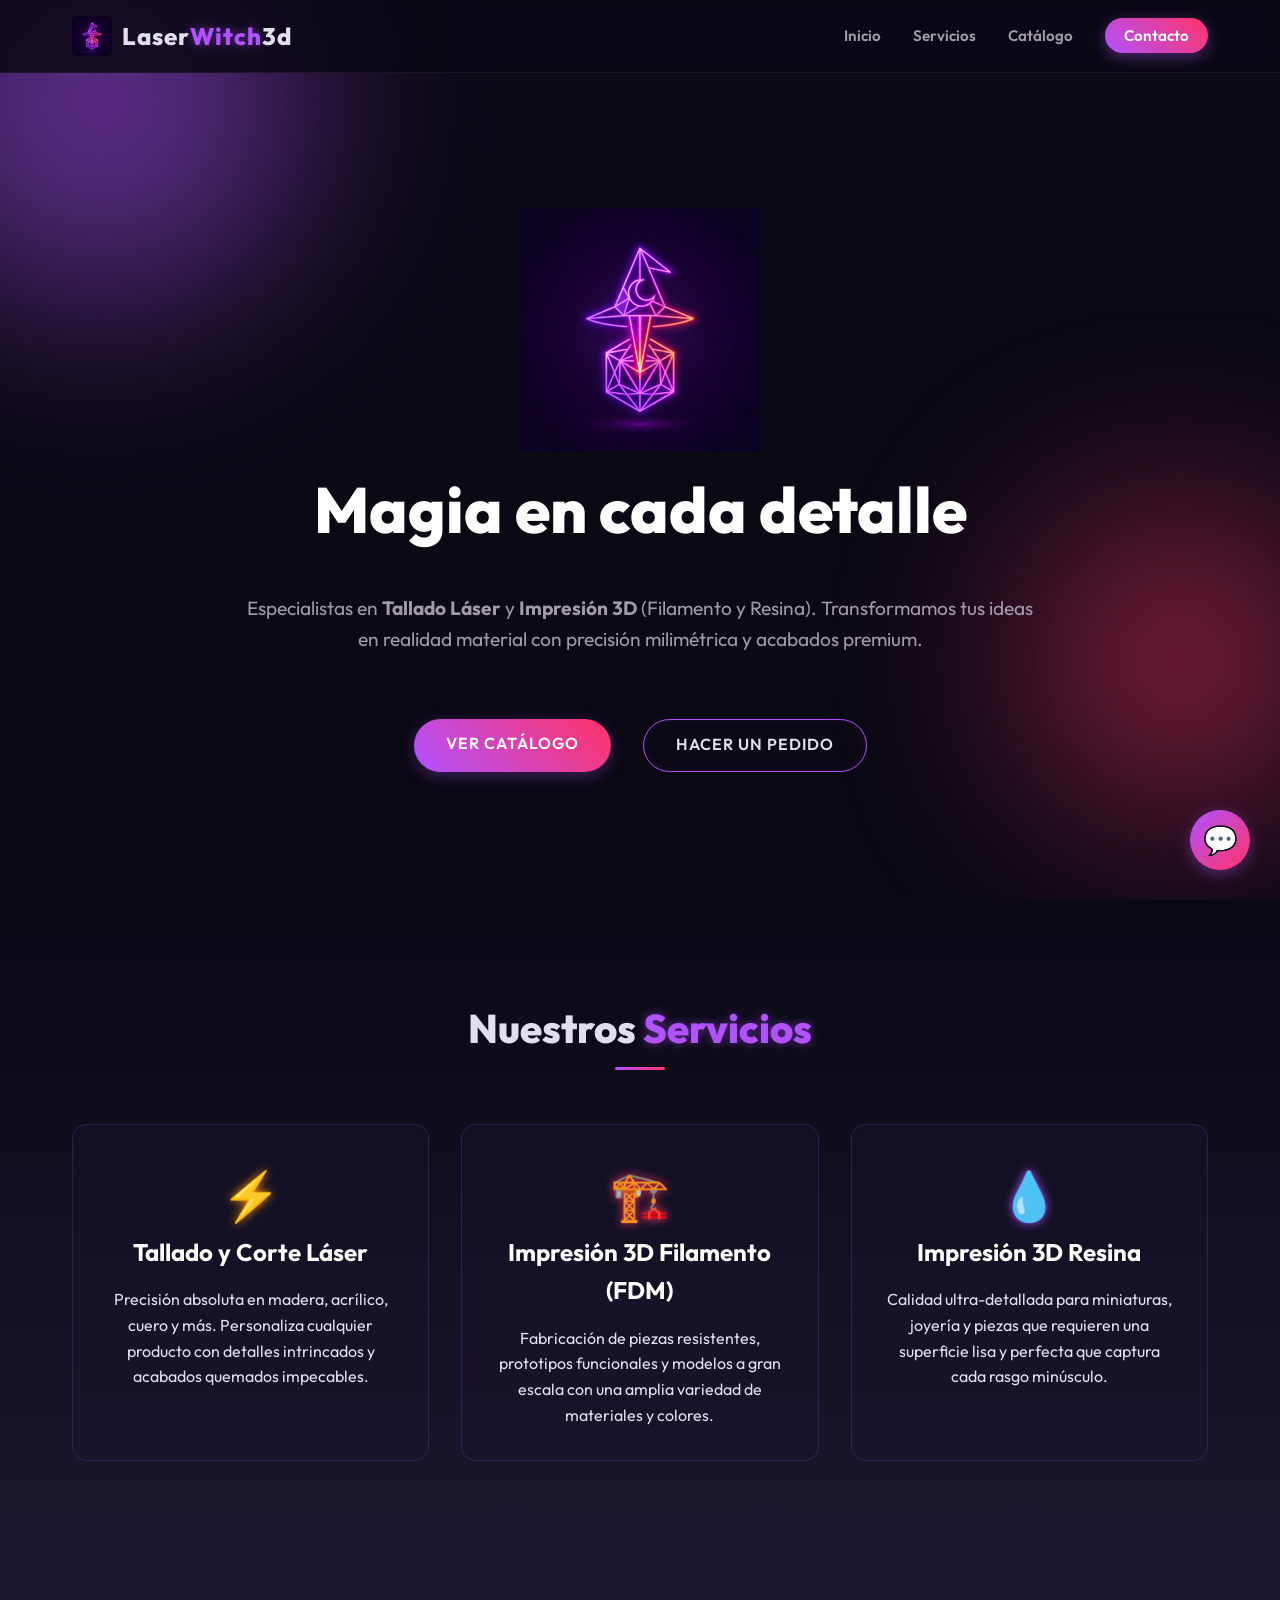
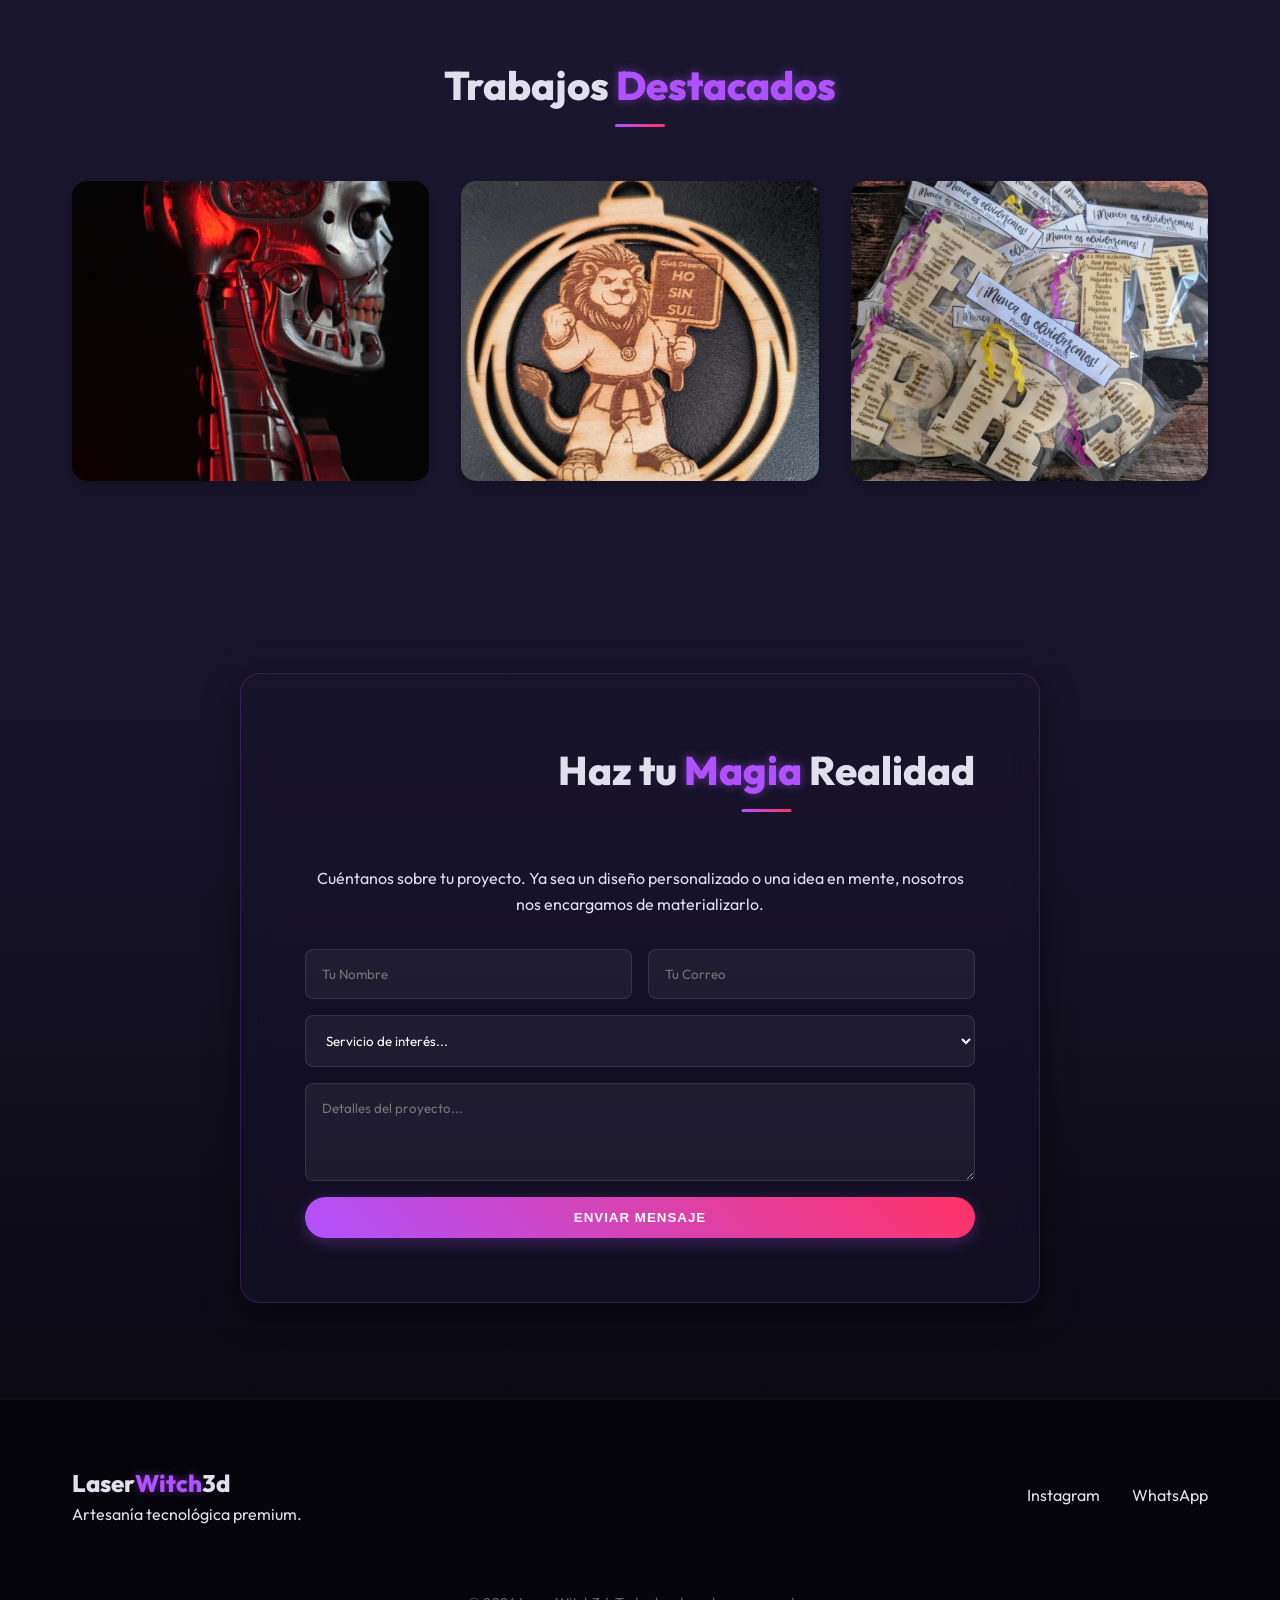
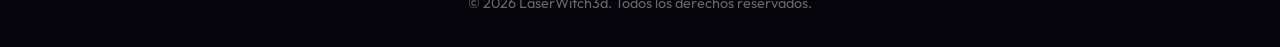
<file: index.html>
<!DOCTYPE html>
<html lang="es">
<head>
    <meta charset="UTF-8">
    <meta name="viewport" content="width=device-width, initial-scale=1.0">
    <title>LaserWitch3d | Corte Láser e Impresión 3D</title>
    <meta name="description" content="Servicios premium de tallado láser e impresión 3D en filamento y resina.">
    
    <!-- Google Fonts: Outfit for modern, geometric look -->
    <link rel="preconnect" href="https://fonts.googleapis.com">
    <link rel="preconnect" href="https://fonts.gstatic.com" crossorigin>
    <link href="https://fonts.googleapis.com/css2?family=Outfit:wght@300;400;600;800&display=swap" rel="stylesheet">
    
    <link rel="stylesheet" href="style.css">
</head>
<body>
    <header>
        <div class="container header-content">
            <div class="logo" style="display: flex; align-items: center; gap: 10px;">
                <a href="index.html" style="display: flex; align-items: center;">
                    <img src="assets/images/logo.png" alt="LaserWitch3d Logo" style="height: 40px; width: auto; border-radius: 5px;">
                </a>
                <h1><a href="index.html">Laser<span class="accent">Witch</span>3d</a></h1>
            </div>
            <nav>
                <ul>
                    <li><a href="#inicio">Inicio</a></li>
                    <li><a href="#servicios">Servicios</a></li>
                    <li><a href="catalogo.html">Catálogo</a></li>
                    <li><a href="#contacto" class="btn-nav">Contacto</a></li>
                </ul>
            </nav>
        </div>
    </header>

    <main>
        <!-- Home / Hero Section -->
        <section id="inicio" class="hero">
            <div class="container">
                <div class="hero-text">
                    <img src="assets/images/logo.png" width="240" height="243" alt=""/>
                    
                    <h2 class="glitch" data-text="Magia en cada detalle">Magia en cada detalle</h2>
<p>Especialistas en <strong>Tallado Láser</strong> y <strong>Impresión 3D</strong> (Filamento y Resina). Transformamos tus ideas en realidad material con precisión milimétrica y acabados premium.</p>
                    <div class="hero-actions">
                        <a href="catalogo.html" class="btn btn-primary">Ver Catálogo</a>
                        <a href="#contacto" class="btn btn-secondary">Hacer un Pedido</a>
                    </div>
                </div>
            </div>
        </section>

        <!-- Services Section -->
        <section id="servicios" class="services">
            <div class="container">
                <h2 class="section-title">Nuestros <span class="accent">Servicios</span></h2>
                <div class="services-grid">
                    <div class="service-card">
                        <div class="service-icon laser-icon"></div>
                        <h3>Tallado y Corte Láser</h3>
                        <p>Precisión absoluta en madera, acrílico, cuero y más. Personaliza cualquier producto con detalles intrincados y acabados quemados impecables.</p>
                    </div>
                    <div class="service-card">
                        <div class="service-icon fdm-icon"></div>
                        <h3>Impresión 3D Filamento (FDM)</h3>
                        <p>Fabricación de piezas resistentes, prototipos funcionales y modelos a gran escala con una amplia variedad de materiales y colores.</p>
                    </div>
                    <div class="service-card">
                        <div class="service-icon resin-icon"></div>
                        <h3>Impresión 3D Resina</h3>
                        <p>Calidad ultra-detallada para miniaturas, joyería y piezas que requieren una superficie lisa y perfecta que captura cada rasgo minúsculo.</p>
                    </div>
                </div>
            </div>
        </section>

        <!-- Products Section -->
        <section id="productos" class="products">
            <div class="container">
                <h2 class="section-title">Trabajos <span class="accent">Destacados</span></h2>
                <div class="products-grid" id="product-gallery">
                    <!-- Category 1: 3D -->
                    <a href="catalogo.html#creaciones-3d" class="product-card">
                        <img src="assets/images/_dsc2310.jpg" alt="Creaciones 3D" loading="lazy">
                        <div class="product-info">
                            <h3>Creaciones 3D</h3>
                            <p>Ver catálogo completo</p>
                        </div>
                    </a>
                    
                    <!-- Category 2: Navidad -->
                    <a href="catalogo.html#navidad" class="product-card">
                        <img src="assets/images/img_20241224_103209.jpg" alt="Especial Navidad" loading="lazy">
                        <div class="product-info">
                            <h3>Especial Navidad</h3>
                            <p>Ver catálogo completo</p>
                        </div>
                    </a>

                    <!-- Category 3: Celebraciones -->
                    <a href="catalogo.html#celebraciones" class="product-card">
                        <img src="assets/images/pxl_20250617_183227461.raw-01.cover_2.jpg" alt="Artículos de Celebraciones" loading="lazy">
                        <div class="product-info">
                            <h3>Celebraciones</h3>
                            <p>Ver catálogo completo</p>
                        </div>
                    </a>
                </div>
            </div>
        </section>

        <!-- Contact Section -->
        <section id="contacto" class="contact">
            <div class="container">
                <div class="contact-card glass-panel">
                    <h2 class="section-title">Haz tu <span class="accent">Magia</span> Realidad</h2>
                    <p>Cuéntanos sobre tu proyecto. Ya sea un diseño personalizado o una idea en mente, nosotros nos encargamos de materializarlo.</p>
                    <form id="contact-form" action="https://formsubmit.co/laserwitch3d@gmail.com" method="POST">
                        <input type="hidden" name="_subject" value="Nuevo pedido o consulta - LaserWitch3d">
                        <div class="form-group">
                            <input type="text" name="nombre" placeholder="Tu Nombre" required>
                            <input type="email" name="email" placeholder="Tu Correo" required>
                        </div>
                        <div class="form-group">
                            <select name="servicio" required>
                                <option value="" disabled selected>Servicio de interés...</option>
                                <option value="Corte / Tallado Láser">Corte / Tallado Láser</option>
                                <option value="Impresión 3D - Filamento">Impresión 3D - Filamento</option>
                                <option value="Impresión 3D - Resina">Impresión 3D - Resina</option>
                            </select>
                        </div>
                        <div class="form-group">
                            <textarea name="mensaje" placeholder="Detalles del proyecto..." rows="4" required></textarea>
                        </div>
                        <button type="submit" class="btn btn-primary btn-block">Enviar Mensaje</button>
                    </form>
                </div>
            </div>
        </section>
    </main>

    <footer>
        <div class="container footer-content">
            <div class="footer-brand">
                <h3>Laser<span class="accent">Witch</span>3d</h3>
                <p>Artesanía tecnológica premium.</p>
            </div>
            <div class="footer-links">
                <a href="https://www.instagram.com/laserwitch3d/" target="_blank" rel="noopener noreferrer">Instagram</a>

                <a href="https://wa.me/34653418174" target="_blank" rel="noopener noreferrer">WhatsApp</a>
            </div>
            <div class="footer-copy">
                &copy; 2026 LaserWitch3d. Todos los derechos reservados.
            </div>
        </div>
    </footer>

    <!-- Interactive scripts -->
    <script src="script.js"></script>
</body>
</html>
</file>
<file: style.css>
:root {
    /* Color Palette */
    --bg-color: #0b0914; /* Deep dark violet/black */
    --bg-color-light: #1a162d;
    --text-color: #e2dfec;
    --text-muted: #a19ba8;
    
    /* Neon Accents */
    --accent-primary: #b052ff; /* Magical purple */
    --accent-secondary: #ff3366; /* Magenta/Pink */
    --accent-tertiary: #ff8c00; /* Laser Orange/Yellow */
    
    /* Glassmorphism */
    --glass-bg: rgba(26, 22, 45, 0.4);
    --glass-border: rgba(176, 82, 255, 0.2);
    --glass-shadow: 0 8px 32px 0 rgba(0, 0, 0, 0.5);
    
    /* Typography */
    --font-main: 'Outfit', sans-serif;
    
    /* Spacing & Layout */
    --container-width: 1200px;
    --spacing-xs: 0.5rem;
    --spacing-sm: 1rem;
    --spacing-md: 2rem;
    --spacing-lg: 4rem;
    --spacing-xl: 6rem;
    
    /* Transitions */
    --transition-fast: 0.2s ease;
    --transition-mid: 0.4s cubic-bezier(0.25, 0.46, 0.45, 0.94);
}

/* Reset & Base Styles */
* {
    margin: 0;
    padding: 0;
    box-sizing: border-box;
}

html {
    scroll-behavior: smooth;
}

body {
    font-family: var(--font-main);
    background-color: var(--bg-color);
    color: var(--text-color);
    line-height: 1.6;
    overflow-x: hidden;
}

.container {
    max-width: var(--container-width);
    margin: 0 auto;
    padding: 0 var(--spacing-md);
}

a {
    text-decoration: none;
    color: inherit;
    transition: var(--transition-fast);
}

ul {
    list-style: none;
}

/* Typography Utilities */
.accent {
    color: var(--accent-primary);
    text-shadow: 0 0 10px rgba(176, 82, 255, 0.5);
}

.section-title {
    font-size: 2.5rem;
    text-align: center;
    margin-bottom: var(--spacing-lg);
    font-weight: 800;
    position: relative;
    display: inline-block;
    left: 50%;
    transform: translateX(-50%);
}

.section-title::after {
    content: '';
    position: absolute;
    bottom: -10px;
    left: 50%;
    transform: translateX(-50%);
    width: 50px;
    height: 3px;
    background: linear-gradient(90deg, var(--accent-primary), var(--accent-secondary));
    border-radius: 2px;
}

/* Buttons */
.btn {
    display: inline-block;
    padding: 0.8rem 2rem;
    border-radius: 30px;
    font-weight: 600;
    text-transform: uppercase;
    letter-spacing: 1px;
    cursor: pointer;
    transition: var(--transition-mid);
    border: none;
}

.btn-primary {
    background: linear-gradient(45deg, var(--accent-primary), var(--accent-secondary));
    color: white;
    box-shadow: 0 4px 15px rgba(176, 82, 255, 0.3);
}

.btn-primary:hover {
    box-shadow: 0 6px 25px rgba(176, 82, 255, 0.6);
    transform: translateY(-3px);
}

.btn-secondary {
    background: transparent;
    color: var(--text-color);
    border: 1px solid var(--accent-primary);
    box-shadow: inset 0 0 10px rgba(176, 82, 255, 0.1);
}

.btn-secondary:hover {
    background: rgba(176, 82, 255, 0.1);
    box-shadow: inset 0 0 20px rgba(176, 82, 255, 0.3), 0 0 15px rgba(176, 82, 255, 0.2);
    transform: translateY(-3px);
}

.btn-block {
    display: block;
    width: 100%;
}

/* Elements */
.glass-panel {
    background: var(--glass-bg);
    backdrop-filter: blur(16px);
    -webkit-backdrop-filter: blur(16px);
    border: 1px solid var(--glass-border);
    border-radius: 20px;
    box-shadow: var(--glass-shadow);
    padding: var(--spacing-lg);
}

/* Header & Nav */
header {
    position: fixed;
    top: 0;
    width: 100%;
    z-index: 1000;
    background: rgba(11, 9, 20, 0.85);
    backdrop-filter: blur(10px);
    -webkit-backdrop-filter: blur(10px);
    border-bottom: 1px solid rgba(255, 255, 255, 0.05);
    padding: var(--spacing-sm) 0;
    transition: var(--transition-fast);
}

.header-content {
    display: flex;
    justify-content: space-between;
    align-items: center;
}

.logo h1 {
    font-size: 1.5rem;
    font-weight: 800;
    letter-spacing: 1px;
}

nav ul {
    display: flex;
    gap: var(--spacing-md);
    align-items: center;
}

nav a {
    font-size: 0.95rem;
    font-weight: 600;
    color: var(--text-muted);
}

nav a:hover {
    color: var(--text-color);
    text-shadow: 0 0 8px rgba(255, 255, 255, 0.5);
}

.btn-nav {
    background: linear-gradient(45deg, var(--accent-primary), var(--accent-secondary));
    padding: 0.5rem 1.2rem;
    border-radius: 20px;
    color: white !important;
    text-shadow: none !important;
    box-shadow: 0 4px 15px rgba(176, 82, 255, 0.4);
}

.btn-nav:hover {
    box-shadow: 0 6px 20px rgba(176, 82, 255, 0.6);
    transform: translateY(-2px);
}

/* Hero Section */
.hero {
    height: 100vh;
    display: flex;
    align-items: center;
    justify-content: center;
    position: relative;
    padding-top: 80px; /* offset header */
    overflow: hidden;
}

/* Abstract Background Elements */
.hero::before, .hero::after {
    content: '';
    position: absolute;
    border-radius: 50%;
    filter: blur(100px);
    z-index: -1;
    opacity: 0.5;
}

.hero::before {
    width: 400px;
    height: 400px;
    background: var(--accent-primary);
    top: -100px;
    left: -100px;
    animation: float 10s ease-in-out infinite alternate;
}

.hero::after {
    width: 300px;
    height: 300px;
    background: var(--accent-secondary);
    bottom: 10%;
    right: -50px;
    animation: float 8s ease-in-out infinite alternate-reverse;
}

@keyframes float {
    0% { transform: translate(0, 0); }
    100% { transform: translate(30px, 50px); }
}

.hero-text {
    text-align: center;
    max-width: 800px;
    z-index: 10;
}

.glitch {
    font-size: 4rem;
    font-weight: 800;
    margin-bottom: var(--spacing-md);
    position: relative;
    color: white;
}

.hero p {
    font-size: 1.2rem;
    color: var(--text-muted);
    margin-bottom: var(--spacing-lg);
}

.hero-actions {
    display: flex;
    gap: var(--spacing-md);
    justify-content: center;
}

/* Services */
.services {
    padding: var(--spacing-xl) 0;
    background: linear-gradient(to bottom, var(--bg-color), var(--bg-color-light));
}

.services-grid {
    display: grid;
    grid-template-columns: repeat(auto-fit, minmax(300px, 1fr));
    gap: var(--spacing-md);
}

.service-card {
    background: var(--glass-bg);
    border: 1px solid var(--glass-border);
    border-radius: 15px;
    padding: var(--spacing-md);
    text-align: center;
    transition: var(--transition-mid);
    position: relative;
    overflow: hidden;
}

.service-card::before {
    content: '';
    position: absolute;
    top: 0;
    left: 0;
    width: 100%;
    height: 2px;
    background: linear-gradient(90deg, transparent, var(--accent-primary), transparent);
    transform: translateX(-100%);
    transition: var(--transition-mid);
}

.service-card:hover {
    transform: translateY(-10px);
    box-shadow: 0 10px 30px rgba(0,0,0,0.5), 0 0 20px rgba(176, 82, 255, 0.2);
    border-color: rgba(176, 82, 255, 0.5);
}

.service-card:hover::before {
    transform: translateX(100%);
}

.service-icon {
    width: 60px;
    height: 60px;
    margin: 0 auto var(--spacing-sm);
    background-size: contain;
    background-repeat: no-repeat;
    background-position: center;
    position: relative;
}

/* CSS Drawn Icons (since we don't have SVGs yet) */
.laser-icon::before {
    content: '⚡';
    font-size: 3rem;
    color: var(--accent-tertiary);
    text-shadow: 0 0 10px var(--accent-tertiary);
}

.fdm-icon::before {
    content: '🏗️';
    font-size: 3rem;
    filter: drop-shadow(0 0 5px var(--accent-secondary));
}

.resin-icon::before {
    content: '💧';
    font-size: 3rem;
    filter: drop-shadow(0 0 5px var(--accent-primary));
}

.service-card h3 {
    font-size: 1.5rem;
    margin-bottom: var(--spacing-sm);
    color: white;
}

/* Products Gallery */
.products {
    padding: var(--spacing-xl) 0;
    background: var(--bg-color-light);
}

.products-grid {
    display: grid;
    grid-template-columns: repeat(auto-fit, minmax(300px, 1fr));
    gap: var(--spacing-md);
}

.product-card {
    position: relative;
    border-radius: 15px;
    overflow: hidden;
    height: 300px;
    box-shadow: 0 5px 15px rgba(0,0,0,0.3);
    cursor: pointer;
}

.product-card img {
    width: 100%;
    height: 100%;
    object-fit: cover;
    transition: transform 0.6s cubic-bezier(0.25, 0.46, 0.45, 0.94);
}

.product-info {
    position: absolute;
    bottom: 0;
    left: 0;
    width: 100%;
    padding: var(--spacing-md);
    background: linear-gradient(to top, rgba(11, 9, 20, 0.9), transparent);
    transform: translateY(100%);
    transition: var(--transition-mid);
    color: white;
}

.product-card:hover img {
    transform: scale(1.1);
}

.product-card:hover .product-info {
    transform: translateY(0);
}

.product-info h3 {
    font-size: 1.2rem;
    margin-bottom: 0.2rem;
    color: var(--accent-primary);
}

/* Swiper Customization */
.product-swiper {
    padding: 20px 0 50px 0 !important; /* Space for shadow and pagination */
}

.swiper-slide {
    height: 350px !important; /* Fixed height for consistency */
}

.swiper-button-next, .swiper-button-prev {
    color: var(--accent-primary) !important;
    background: rgba(11, 9, 20, 0.7);
    width: 45px !important;
    height: 45px !important;
    border-radius: 50%;
    backdrop-filter: blur(5px);
    border: 1px solid var(--glass-border);
}

.swiper-button-next::after, .swiper-button-prev::after {
    font-size: 1.2rem !important;
    font-weight: bold;
}

.swiper-pagination-bullet {
    background: var(--text-muted) !important;
}

.swiper-pagination-bullet-active {
    background: var(--accent-secondary) !important;
    box-shadow: 0 0 10px var(--accent-secondary);
}

/* Contact Section */
.contact {
    padding: var(--spacing-xl) 0;
    background: linear-gradient(to top, var(--bg-color), var(--bg-color-light));
    position: relative;
}

.contact-card {
    max-width: 800px;
    margin: 0 auto;
    text-align: center;
}

.contact-card p {
    margin-bottom: var(--spacing-md);
}

form {
    text-align: left;
}

.form-group {
    display: flex;
    gap: var(--spacing-sm);
    margin-bottom: var(--spacing-sm);
}

/* Video Card Overlays */
.video-badge {
    position: absolute;
    top: 15px;
    right: 15px;
    background: rgba(255, 51, 102, 0.85); /* Accent secondary */
    color: white;
    padding: 5px 12px;
    border-radius: 20px;
    font-size: 0.8rem;
    font-weight: 600;
    backdrop-filter: blur(5px);
    box-shadow: 0 4px 10px rgba(0, 0, 0, 0.3);
    z-index: 5;
    display: flex;
    align-items: center;
    gap: 5px;
    transition: var(--transition-fast);
}

.video-card:hover .video-badge {
    transform: scale(1.05);
    background: var(--accent-secondary);
    box-shadow: 0 0 15px var(--accent-secondary);
}

.badge-icon {
    font-size: 0.7rem;
}

.video-play-overlay {
    position: absolute;
    top: 0;
    left: 0;
    width: 100%;
    height: 100%;
    display: flex;
    align-items: center;
    justify-content: center;
    z-index: 4;
    transition: var(--transition-mid);
    background: rgba(11, 9, 20, 0.2);
}

.play-button-outer {
    width: 60px;
    height: 60px;
    border-radius: 50%;
    background: rgba(176, 82, 255, 0.2);
    border: 2px solid var(--accent-primary);
    display: flex;
    align-items: center;
    justify-content: center;
    transition: var(--transition-mid);
    box-shadow: 0 0 15px rgba(176, 82, 255, 0.3);
}

.play-button-inner {
    width: 44px;
    height: 44px;
    border-radius: 50%;
    background: var(--accent-primary);
    color: white;
    display: flex;
    align-items: center;
    justify-content: center;
    font-size: 1.2rem;
    padding-left: 3px;
    transition: var(--transition-mid);
}

.video-card:hover .play-button-outer {
    transform: scale(1.1);
    background: rgba(255, 51, 102, 0.3);
    border-color: var(--accent-secondary);
    box-shadow: 0 0 25px rgba(255, 51, 102, 0.5);
}

.video-card:hover .play-button-inner {
    background: var(--accent-secondary);
}

.video-card:hover .video-play-overlay {
    background: rgba(11, 9, 20, 0.4);
}

/* Lightbox Styles */
.lightbox {
    position: fixed;
    top: 0;
    left: 0;
    width: 100%;
    height: 100%;
    background: rgba(0, 0, 0, 0.95);
    z-index: 2000;
    display: none;
    align-items: center;
    justify-content: center;
    opacity: 0;
    transition: opacity 0.3s ease;
}

.lightbox.active {
    display: flex;
    opacity: 1;
}

.lightbox-img {
    max-width: 90%;
    max-height: 90vh;
    border-radius: 8px;
    box-shadow: 0 0 30px rgba(176, 82, 255, 0.4);
    transform: scale(0.95);
    transition: transform 0.3s ease;
    display: none;
}

.lightbox.active .lightbox-img {
    transform: scale(1);
}

.lightbox-video-container {
    display: none;
    width: 90%;
    max-width: 420px;
    aspect-ratio: 9/16;
    border-radius: 12px;
    overflow: hidden;
    box-shadow: 0 0 30px rgba(176, 82, 255, 0.4);
    border: 1px solid var(--glass-border);
    transform: scale(0.95);
    transition: transform 0.3s ease;
}

.lightbox.active .lightbox-video-container {
    transform: scale(1);
}

.lightbox-close {
    position: absolute;
    top: 20px;
    right: 30px;
    color: white;
    font-size: 3rem;
    cursor: pointer;
    transition: color 0.2s;
    z-index: 2100;
}

.lightbox-close:hover {
    color: var(--accent-secondary);
}

/* Chatbot Styles */
.floating-chat-btn {
    position: fixed;
    bottom: 30px;
    right: 30px;
    width: 60px;
    height: 60px;
    border-radius: 50%;
    background: linear-gradient(135deg, var(--accent-primary), var(--accent-secondary));
    color: white;
    display: flex;
    align-items: center;
    justify-content: center;
    font-size: 28px;
    cursor: pointer;
    box-shadow: 0 4px 15px rgba(176, 82, 255, 0.4);
    z-index: 1000;
    transition: transform 0.3s ease, box-shadow 0.3s ease;
}

.floating-chat-btn:hover {
    transform: scale(1.1);
    box-shadow: 0 6px 20px rgba(176, 82, 255, 0.6);
}

.chatbot-window {
    position: fixed;
    bottom: 100px;
    right: 30px;
    width: 320px;
    max-height: 450px;
    background: var(--bg-color-light);
    border: 1px solid var(--glass-border);
    border-radius: 15px;
    box-shadow: var(--glass-shadow);
    z-index: 1000;
    display: flex;
    flex-direction: column;
    overflow: hidden;
    opacity: 0;
    pointer-events: none;
    transform: translateY(20px);
    transition: all 0.3s ease;
    font-family: var(--font-main);
}

.chatbot-window.active {
    opacity: 1;
    pointer-events: auto;
    transform: translateY(0);
}

.chatbot-header {
    background: linear-gradient(90deg, var(--accent-primary), var(--accent-secondary));
    padding: 15px;
    color: white;
    font-weight: 600;
    display: flex;
    justify-content: space-between;
    align-items: center;
}

.chatbot-close {
    cursor: pointer;
    font-size: 24px;
    line-height: 1;
}

.chatbot-body {
    padding: 15px;
    overflow-y: auto;
    flex-grow: 1;
    display: flex;
    flex-direction: column;
    gap: 10px;
    max-height: 350px;
}

/* Scrollbar for chat */
.chatbot-body::-webkit-scrollbar {
    width: 6px;
}
.chatbot-body::-webkit-scrollbar-track {
    background: rgba(255, 255, 255, 0.05);
}
.chatbot-body::-webkit-scrollbar-thumb {
    background: var(--accent-primary);
    border-radius: 10px;
}

.chat-msg {
    max-width: 85%;
    padding: 10px 15px;
    border-radius: 15px;
    font-size: 0.9rem;
    line-height: 1.4;
    animation: fadeIn 0.3s ease;
}

@keyframes fadeIn {
    from { opacity: 0; transform: translateY(5px); }
    to { opacity: 1; transform: translateY(0); }
}

.chat-msg.bot {
    background: rgba(176, 82, 255, 0.1);
    border: 1px solid rgba(176, 82, 255, 0.2);
    align-self: flex-start;
    border-bottom-left-radius: 5px;
}

.chat-msg.user {
    background: var(--accent-primary);
    color: white;
    align-self: flex-end;
    border-bottom-right-radius: 5px;
}

.chat-options {
    display: flex;
    flex-direction: column;
    gap: 8px;
    margin-top: 10px;
}

.chat-opt-btn {
    background: transparent;
    border: 1px solid var(--accent-secondary);
    color: var(--text-color);
    padding: 8px 12px;
    border-radius: 20px;
    font-size: 0.85rem;
    cursor: pointer;
    transition: all 0.2s;
    text-align: left;
    font-family: inherit;
}

.chat-opt-btn:hover {
    background: rgba(255, 51, 102, 0.2);
}

@media (max-width: 768px) {
    .form-group {
        flex-direction: column;
    }
}

input, select, textarea {
    width: 100%;
    padding: 1rem;
    background: rgba(255, 255, 255, 0.05);
    border: 1px solid rgba(255, 255, 255, 0.1);
    border-radius: 8px;
    color: white;
    font-family: var(--font-main);
    transition: var(--transition-fast);
}

input:focus, select:focus, textarea:focus {
    outline: none;
    border-color: var(--accent-primary);
    background: rgba(255, 255, 255, 0.08);
    box-shadow: 0 0 10px rgba(176, 82, 255, 0.2);
}

/* Footer */
footer {
    background: #05040a;
    padding: var(--spacing-lg) 0 var(--spacing-md);
    border-top: 1px solid rgba(255, 255, 255, 0.05);
}

.footer-content {
    display: flex;
    flex-wrap: wrap;
    justify-content: space-between;
    align-items: center;
    gap: var(--spacing-md);
}

.footer-brand h3 {
    font-size: 1.5rem;
    font-weight: 800;
}

.footer-links {
    display: flex;
    gap: var(--spacing-md);
}

.footer-links a:hover {
    color: var(--accent-secondary);
}

.footer-copy {
    width: 100%;
    text-align: center;
    margin-top: var(--spacing-md);
    color: #666;
    font-size: 0.9rem;
}

/* Responsive */
@media (max-width: 768px) {
    .glitch { font-size: 2.5rem; }
    .hero p { font-size: 1rem; }
    .hero-actions { flex-direction: column; }
    nav { display: none; } /* Add a hamburger menu for full implementation */
}
</file>
